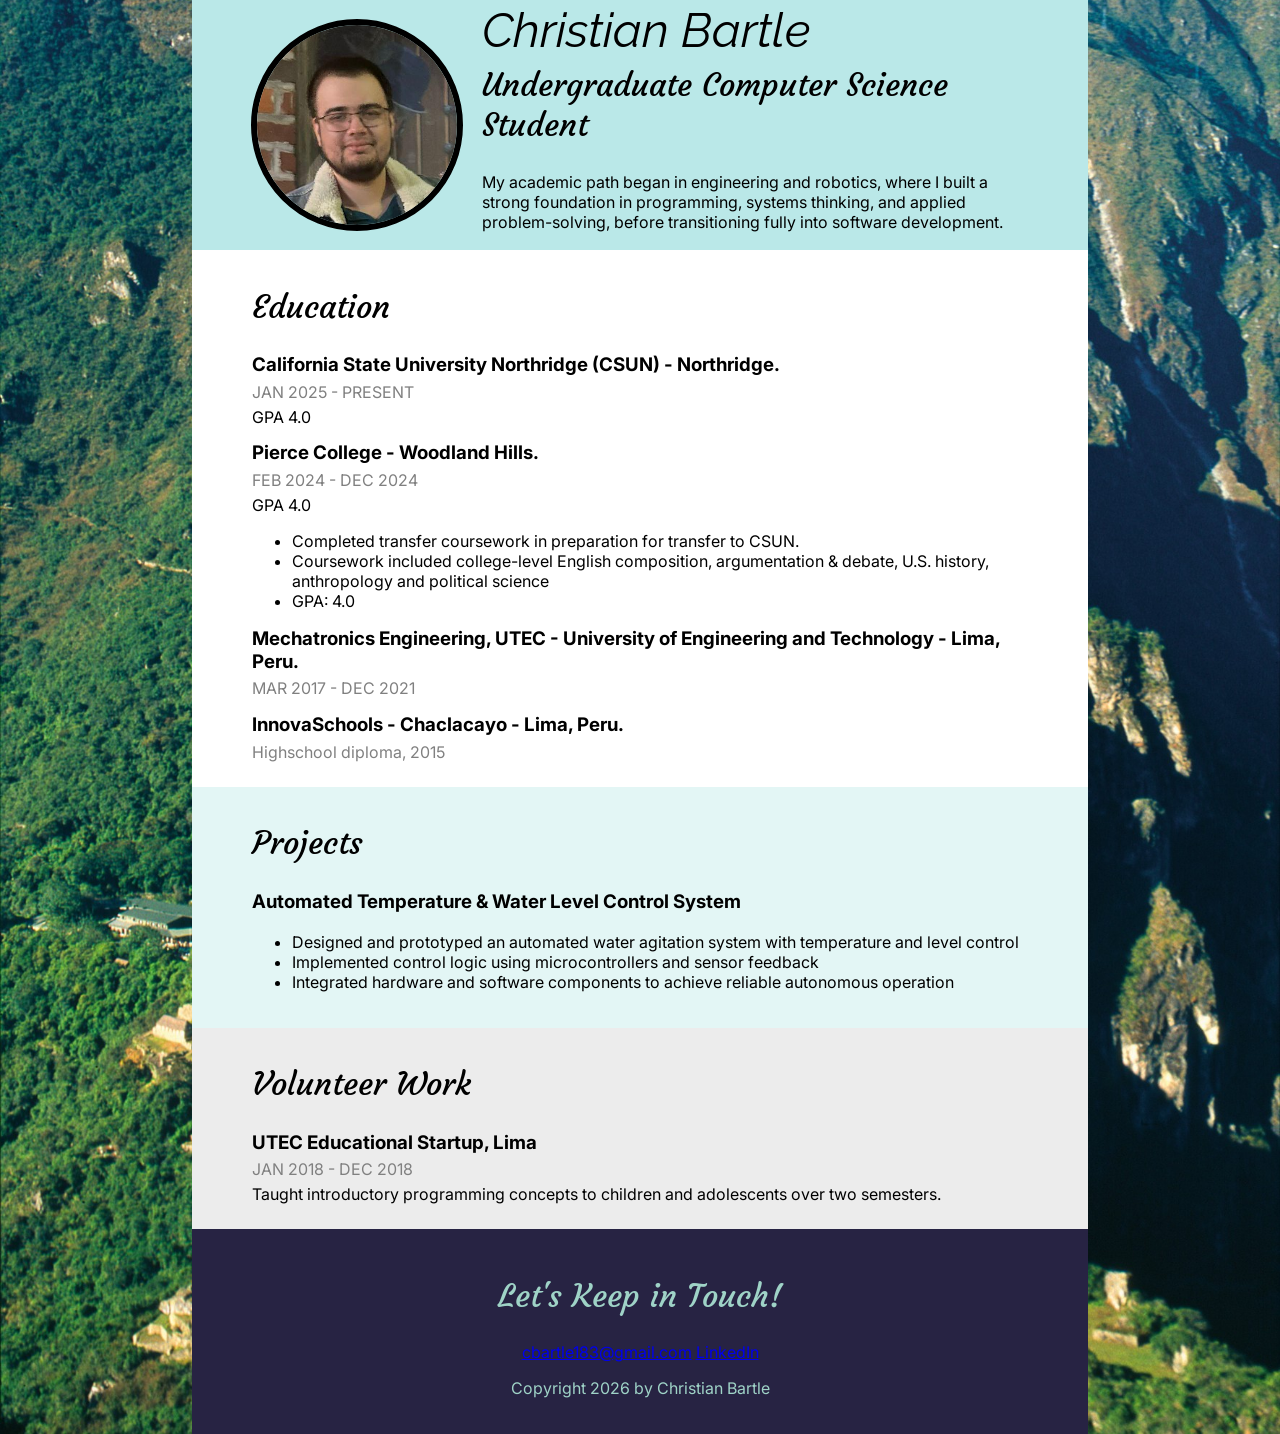
<file: index.html>
<!DOCTYPE html>
<html lang="en">
<head>
    <meta charset="UTF-8">
    <meta name="viewport" content="width=device-width, initial-scale=1.0">

    <link rel="preconnect" href="https://fonts.googleapis.com">
    <link rel="preconnect" href="https://fonts.gstatic.com" crossorigin>
    <link href="https://fonts.googleapis.com/css2?family=Courgette&family=Inter:ital,opsz,wght@0,14..32,100..900;1,14..32,100..900&family=Raleway:ital,wght@0,100..900;1,100..900&display=swap" rel="stylesheet">

    <link href="css/styles.css" rel="stylesheet" type="text/css" />
    <title>Christian Bartle | Resume</title>
</head>
<body>
    <!-- // Intro -->
    <header class="fourth-color">

        <div class="profile-container">
            <img src="images/bartle.png" alt="Profile Picture">
        </div>
        <!-- <img src="your-picture.jpg" alt="Christian Bartle"> -->
        <div class="profile-text">
            <h1 class="raleway-font1">Christian Bartle</h1>
            <h2>Undergraduate Computer Science Student</h2> <!-- Job title or tagline -->
            <p>My academic path began in engineering and robotics, where I built a strong foundation in
               programming, systems thinking, and applied problem-solving, before transitioning fully into
               software development.</p> <!-- Add your profile summary here. You can have several paragraphs or add links.-->
        </div>
    </header>
    
    <main> 
        <!-- // Work Experience --> <!-- I dont have work experience in the US. Back in Peru while studying i helped my mother with small sales, but mostly taking care of my grandmother

        <section>
            <h2>Work Experience</h2>
            -->
            <!-- Job Details: copy this whole block to add more jobs 
           
            <h3>Job title</h3>
            <p>Company Name</p>
            <p>Date at job</p>
            -->
            <!-- Add as many paragraphs as you need. -->
            <!-- 
            <p>Job summary.</p>
            -->
            <!-- This list can be deleted if you don't want to use it. -->
            <!-- 
            <p>Optional list:</p>
            <ul>
                <li>Created...</li>
                <li>Lead...</li>
                <li>Responsible for</li>
            </ul>
            -->
            <!-- end of Job Details block. -->
        <!--  
        </section>
        -->
        

        <!-- // Education -->
        <section class="education second-color">
            <h2>Education</h2>

            <!-- School details: copy this whole block to add more schools. -->
            
            
            <h3>California State University Northridge (CSUN) - Northridge.</h3>
            <p style="color: grey;">JAN 2025 - PRESENT</p>
            <p> GPA 4.0</p>

            <h3>Pierce College - Woodland Hills.</h3>
            <p style="color: grey;">FEB 2024 - DEC 2024</p>
            <p> GPA 4.0</p>
            <ul>
                <li>Completed transfer coursework in preparation for transfer to CSUN.</li>
                <li>Coursework included college-level English composition, argumentation & debate, U.S. history, anthropology and political science</li> 
                <li>GPA: 4.0</li>
            </ul>

            <h3>Mechatronics Engineering, UTEC - University of Engineering and Technology - Lima, Peru.</h3>
            <p style="color: grey;">MAR 2017 - DEC 2021</p>
            <!--<p> GPA X.X </p>  Grading system in Peru is different from the US system.-->

            <h3>InnovaSchools - Chaclacayo - Lima, Peru.</h3>
            <p style="color: grey;">Highschool diploma, 2015</p>
            <!--
            <h3>School name, year you attended</h3>
            <p>Designation received</p>
            -->
            <!-- Add as many paragraphs as you need. -->
            <!--<p>Summary.</p> -->
            <!-- End of school details. -->
        </section>

        <section class="projects third-color">
            <h2>Projects</h2>
            <h3>Automated Temperature & Water Level Control System</h3>
            <ul>
                <li>Designed and prototyped an automated water agitation system with temperature and level control</li>
                <li>Implemented control logic using microcontrollers and sensor feedback</li>
                <li>Integrated hardware and software components to achieve reliable autonomous operation</li>
            </ul>
        </section>
        <section class="volunteer">
            <h2>Volunteer Work</h2>
            <h3>UTEC Educational Startup, Lima</h3>
            <p style="color: grey;">JAN 2018 - DEC 2018</p>
            <p>Taught introductory programming concepts to children and adolescents over two semesters.</p>
        </section>
        <!--
        <section class="reference ">
            <h2>References</h2>
            <p>Available upon request.</p>
        </section>
        -->
    </main>
    
    <!-- // Footer & contact info -->
    <footer class="first-color">
        <h2 class="courgette-regular-font3 textlight">Let's Keep in Touch!</h2>
        
        <!-- Social media and contact links. Add or remove any networks. -->
        <div>
            <a href="cbartle183@gmail.com">cbartle183@gmail.com</a>
            <!--<a href="http://yourwebsite.com" target="_blank">yourwebsite.com</a> i do not have a personal website yet-->
            <!-- <a href="#" target="_blank">Twitter</a> i dont use twitter-->
            <a href="#" target="_blank">LinkedIn</a>
            <!-- <a href="#" target="_blank">Facebook</a> stopped used facebook almost a decade ago.-->
        </div>

        <p class="textlight">Copyright 2026 by Christian Bartle</p>
    </footer>
</body>
</html>
</file>
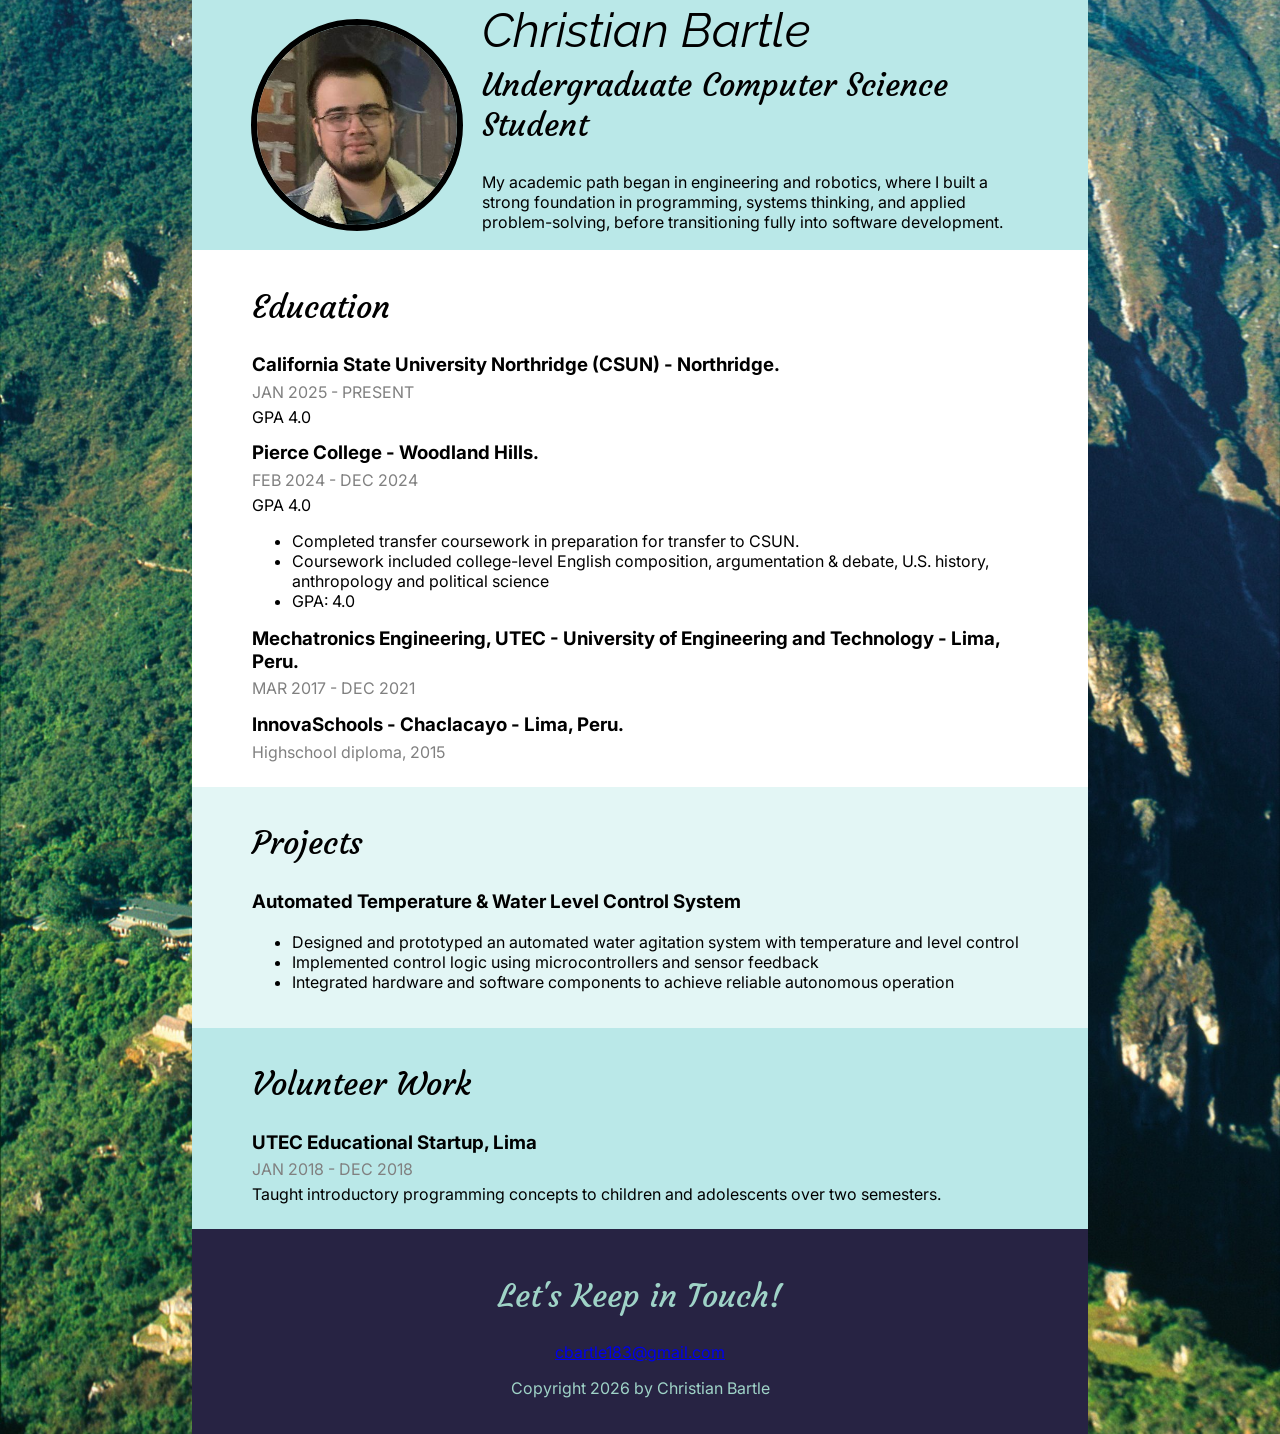
<file: docs/index.html>
<!DOCTYPE html>
<html lang="en">
<head>
    <meta charset="UTF-8">
    <meta name="viewport" content="width=device-width, initial-scale=1.0">

    <link rel="preconnect" href="https://fonts.googleapis.com">
    <link rel="preconnect" href="https://fonts.gstatic.com" crossorigin>
    <link href="https://fonts.googleapis.com/css2?family=Courgette&family=Inter:ital,opsz,wght@0,14..32,100..900;1,14..32,100..900&family=Raleway:ital,wght@0,100..900;1,100..900&display=swap" rel="stylesheet">

    <link href="css/styles.css" rel="stylesheet" type="text/css" />
    <title>Christian Bartle | Resume</title>
</head>
<body class="first-color"> <!-- applied the first-color to the body element in the CSS, but I also kept the class as thats how I first implemented it. The difference is that if its on the body, it applies to all htmls that use the default body, while each body with a specific class gets that overwritten by the class one.-->
    <!-- // Intro -->
    <header class="fourth-color">

        <div class="profile-container">
            <img src="images/bartle.png" alt="Profile Picture">
        </div>
        <!-- <img src="your-picture.jpg" alt="Christian Bartle"> -->
        <div class="profile-text">
            <h1 class="raleway-font1">Christian Bartle</h1>
            <h2>Undergraduate Computer Science Student</h2> <!-- Job title or tagline -->
            <p>My academic path began in engineering and robotics, where I built a strong foundation in
               programming, systems thinking, and applied problem-solving, before transitioning fully into
               software development.</p> <!-- Add your profile summary here. You can have several paragraphs or add links.-->
        </div>
    </header>
    
    <main> 
        <!-- // Work Experience --> <!-- I dont have work experience in the US. Back in Peru while studying i helped my mother with small sales, but mostly taking care of my grandmother

        <section>
            <h2>Work Experience</h2>
            -->
            <!-- Job Details: copy this whole block to add more jobs 
           
            <h3>Job title</h3>
            <p>Company Name</p>
            <p>Date at job</p>
            -->
            <!-- Add as many paragraphs as you need. -->
            <!-- 
            <p>Job summary.</p>
            -->
            <!-- This list can be deleted if you don't want to use it. -->
            <!-- 
            <p>Optional list:</p>
            <ul>
                <li>Created...</li>
                <li>Lead...</li>
                <li>Responsible for</li>
            </ul>
            -->
            <!-- end of Job Details block. -->
        <!--  
        </section>
        -->
        

        <!-- // Education -->
        <section class="education second-color"> <!-- two classes, education, and a color class-->
            <h2>Education</h2>
            <!-- in this case i didnt add the color change to education itself, since education is pretty specific and i already had the color class defined, so instead i added two classes.-->

            <!-- School details: copy this whole block to add more schools. -->
            
            
            <h3>California State University Northridge (CSUN) - Northridge.</h3>
            <p style="color: grey;">JAN 2025 - PRESENT</p>
            <p> GPA 4.0</p>

            <h3>Pierce College - Woodland Hills.</h3>
            <p style="color: grey;">FEB 2024 - DEC 2024</p>
            <p> GPA 4.0</p>
            <ul>
                <li>Completed transfer coursework in preparation for transfer to CSUN.</li>
                <li>Coursework included college-level English composition, argumentation & debate, U.S. history, anthropology and political science</li> 
                <li>GPA: 4.0</li>
            </ul>

            <h3>Mechatronics Engineering, UTEC - University of Engineering and Technology - Lima, Peru.</h3>
            <p style="color: grey;">MAR 2017 - DEC 2021</p>
            <!--<p> GPA X.X </p>  Grading system in Peru is different from the US system.-->

            <h3>InnovaSchools - Chaclacayo - Lima, Peru.</h3>
            <p style="color: grey;">Highschool diploma, 2015</p>
            <!--
            <h3>School name, year you attended</h3>
            <p>Designation received</p>
            -->
            <!-- Add as many paragraphs as you need. -->
            <!--<p>Summary.</p> -->
            <!-- End of school details. -->
        </section>

        <section class="projects third-color"> <!-- two classes, projects, and a color class-->
            <h2>Projects</h2>
            <h3>Automated Temperature & Water Level Control System</h3>
            <ul>
                <li>Designed and prototyped an automated water agitation system with temperature and level control</li>
                <li>Implemented control logic using microcontrollers and sensor feedback</li>
                <li>Integrated hardware and software components to achieve reliable autonomous operation</li>
            </ul>
        </section>
        <section class="volunteer fourth-color"> <!-- two classes, volunteer, and a color class-->
            <h2>Volunteer Work</h2>
            <h3>UTEC Educational Startup, Lima</h3>
            <p style="color: grey;">JAN 2018 - DEC 2018</p>
            <p>Taught introductory programming concepts to children and adolescents over two semesters.</p>
        </section>
        <!--
        <section class="reference ">
            <h2>References</h2>
            <p>Available upon request.</p>
        </section>
        -->
    </main>
    
    <!-- // Footer & contact info -->
    <footer class="first-color">
        <h2 class="courgette-regular-font3 textlight">Let's Keep in Touch!</h2>
        
        <!-- Social media and contact links. Add or remove any networks. -->
        <div>
            <a href="cbartle183@gmail.com">cbartle183@gmail.com</a>
            <!--<a href="http://yourwebsite.com" target="_blank">yourwebsite.com</a> i do not have a personal website yet-->
            <!-- <a href="#" target="_blank">Twitter</a> i dont use twitter-->
            <!--<a href="#" target="_blank">LinkedIn</a> I havent updated my linkedin to match my resume yet-->
            <!-- <a href="#" target="_blank">Facebook</a> stopped used facebook almost a decade ago.-->
        </div>

        <p class="textlight">Copyright 2026 by Christian Bartle</p>
    </footer>
</body>
</html>
</file>
<file: css/styles.css>
/* Color Palette
# - color 1: #272343
# - color 2: #ffffff
# - color 3: #e3f6f5
# - color 4: #bae8e8
*/

/* Online collor pallete, adquiered from https://www.shecodes.io/palettes */

.first-color { 
	background: #272343; 
}
	
.second-color { 
	background: #ffffff; 
}

.third-color { 
	background: #e3f6f5; 
}

.fourth-color { 
	background: #bae8e8; 
}

/* Global styles 
------------------------------------*/

.raleway-font1 {
  font-family: "Raleway", sans-serif;
  font-optical-sizing: auto;
  font-weight: 400;
  font-style: italic;
  font-size: 3em;
}


.inter-font2 {
  font-family: "Inter", sans-serif;
  font-optical-sizing: auto;
  font-weight: 400;
  font-style: normal;
}

.courgette-regular-font3, h2 {  /* i am using this font for titles, etc. Ive added h2 so it affects all h2 headers. */
  font-family: "Courgette", cursive;
  font-optical-sizing: auto;
  font-weight: 500;
  font-style: normal;
  font-size: 2em;
}
/* i wanted to use a different cursive text type for the subtiles, but not the same for the Name at the top, which is why i imported a third font for the subtitles */


.textlight {
  color: #9fd3c7;
}

html {
    background-image: url("../images/MachuPicchu.jpg"); /*Picture from project 1, i like it */
    background-size: cover;
    background-position: center;
    background-repeat: no-repeat;
} 

body {
    background: #ececec; /* .first-color */
    margin: 0 auto;
    width: 70%;
    box-sizing: border-box; 
    /*padding: 0 20px; changed it to main section so the color sections would go side to side of the body.*/
    font-family: "Inter", Verdana, Geneva, sans-serif;
}

/* End of global styles */

/* Header & Footer 
------------------------------------*/


header {
    display: flex;
    align-items: center;
    padding: 0 40px;
}


.profile-container { /* Profile picture styles, in order to get that round look */
    width: 250px;
    height: 250px;
    flex: 0 0 250px;
    border-radius: 50%;
    /*background: black;*/
    object-fit: cover;
    overflow: hidden; /*so the parts of the image outside of the desired circle dont show*/
    display: flex;         /*Safely centers the image inside(optional) */
    align-items: center;
    justify-content: center;
}

.profile-container img { /* Profile picture inside the container */
    width: 80%;  
    height: 80%;
    border-radius: 50%;
    border: 6px solid black; /*little border on the picture */
    object-fit: cover;
    /*The width and height at 80% are in order to change the picture size inside the container without changing the container size. Previously the image would look pixelated as it was bigger than intended. */
}

.profile-text {
    padding-right: 40px;
    box-sizing: border-box;
}

/*So my Name and the occupation have less spacing between them, as it was a lot at first once changing the fonts */
.profile-text h1 {
  margin: 0 0 0.15em;
}

.profile-text h2 {
  margin-top: 0;
}

footer {
    padding: 20px 60px;
    text-align: center;
}

/* Education, Projects and Volunteer work.
------------------------------------*/

main section {
    padding: 0 60px;
} 

.education, .projects, .volunteer, .reference {
    /* changing color by adding another class in the index in the same section */
    
    padding-top: 10px;
    padding-bottom: 20px;
    /* sides are still 60px due inherance */
}

.education h3 {
  margin-block: 0.30em;
  margin-top: 0.8em;
}
.education p {  /* to reduce space between paragraphs, titles only in education */
  margin-block: 0.30em;
}

.volunteer h3 {
  margin-block: 0.30em;
  margin-top: 0.8em;
}
.volunteer p {  /* to reduce space between paragraphs, titles only in volunteer */
  margin-block: 0.30em;
}
</file>
<file: docs/css/styles.css>
/* Color Palette
# - color 1: #272343
# - color 2: #ffffff
# - color 3: #e3f6f5
# - color 4: #bae8e8
*/

/* Online collor pallete, adquiered from https://www.shecodes.io/palettes */

.first-color { 
	background: #272343; 
}
	
.second-color { 
	background: #ffffff; 
}

.third-color { 
	background: #e3f6f5; 
}

.fourth-color { 
	background: #bae8e8; 
}
/* since it came from the website with the structure, rather than chaning the background color on each section, i intead used classes on the html index sections in order to apply them */

/*Ive realized that changing the part like header/body themselve would also apply on a new html file without having to re-write the class, so ive also applied it to them instead.*/

/* Global styles 
------------------------------------*/

.raleway-font1 {
  font-family: "Raleway", sans-serif;
  font-optical-sizing: auto;
  font-weight: 400;
  font-style: italic;
  font-size: 3em;
}


.inter-font2 {
  font-family: "Inter", sans-serif;
  font-optical-sizing: auto;
  font-weight: 400;
  font-style: normal;
}

.courgette-regular-font3, h2 {  /* i am using this font for titles, etc. Ive added h2 so it affects all h2 headers. */
  font-family: "Courgette", cursive;
  font-optical-sizing: auto;
  font-weight: 500;
  font-style: normal;
  font-size: 2em;
}
/* i wanted to use a different cursive text type for the subtiles, but not the same for the Name at the top, which is why i imported a third font for the subtitles */


.textlight {
  color: #9fd3c7;
}

html {
    background-image: url("../images/MachuPicchu.jpg"); /*Picture from project 1, i like it */
    background-size: cover;
    background-position: center;
    background-repeat: no-repeat;
} 

body {
    background: #272343; /* .first-color , appplied here means that it will show on any html, not just index. It is also applied as a class in the index, however that was because I first got the color palete in the format of a class from the website i found it from, so it was convinient that way. Ive kept both in the document, as the assigment indicates to use the color change for each part in CSS, not in the html as a class. I hope that is fine. */ 
    margin: 0 auto;
    width: 70%;
    box-sizing: border-box; 
    /*padding: 0 20px; changed it to main section so the color sections would go side to side of the body.*/
    font-family: "Inter", Verdana, Geneva, sans-serif;
}

/* End of global styles */

/* Header & Footer 
------------------------------------*/


header {
    background: #bae8e8; /* .fourth-color */
    display: flex;
    align-items: center;
    padding: 0 40px;
}


.profile-container { /* Profile picture styles, in order to get that round look */
    width: 250px;
    height: 250px;
    flex: 0 0 250px;
    border-radius: 50%;
    /*background: black;*/
    object-fit: cover;
    overflow: hidden; /*so the parts of the image outside of the desired circle dont show*/
    display: flex;         /*Safely centers the image inside(optional) */
    align-items: center;
    justify-content: center;
}

.profile-container img { /* Profile picture inside the container */
    width: 80%;  
    height: 80%;
    border-radius: 50%;
    border: 6px solid black; /*little border on the picture */
    object-fit: cover;
    /*The width and height at 80% are in order to change the picture size inside the container without changing the container size. Previously the image would look pixelated as it was bigger than intended. */
}

.profile-text {
    padding-right: 40px;
    box-sizing: border-box;
}

/*So my Name and the occupation have less spacing between them, as it was a lot at first once changing the fonts */
.profile-text h1 {
  margin: 0 0 0.15em;
}

.profile-text h2 {
  margin-top: 0;
}

footer {
    padding: 20px 60px;
    text-align: center;
    background:#272343; /* .first-color */
}

/* Education, Projects and Volunteer work.
------------------------------------*/

main section {
    padding: 0 60px;
} 

.education, .projects, .volunteer, .reference {
    /* changing color by adding another class in the index in the same section */
    
    padding-top: 10px;
    padding-bottom: 20px;
    /* sides are still 60px due inherance */
}

.education h3, .volunteer h3 {
  margin-block: 0.30em;
  margin-top: 0.8em;
}
.education p, .volunteer p {  /* to reduce space between paragraphs, titles, only in education and volunteer sections */
  margin-block: 0.30em;
}
</file>
